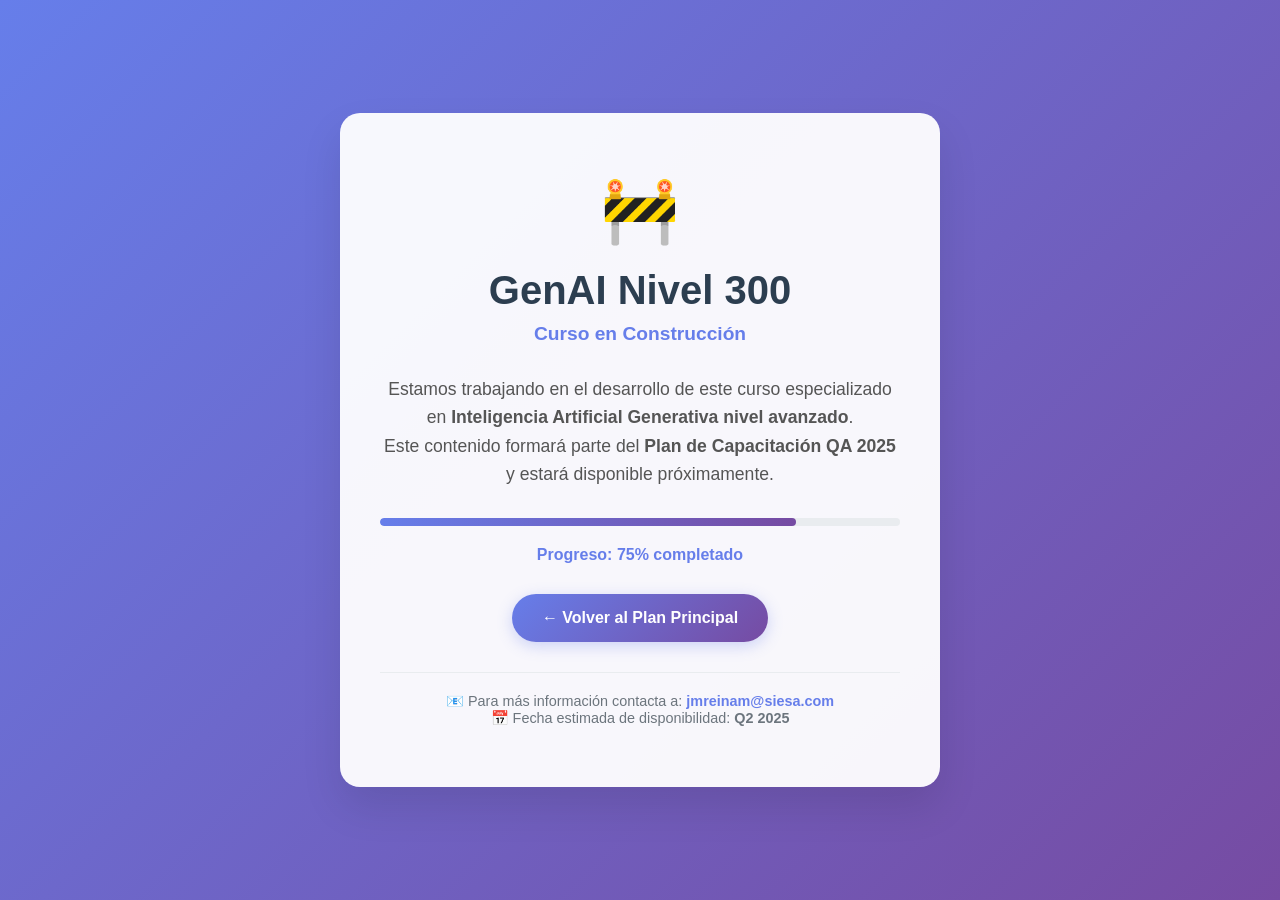
<file: courses/genai-300/index.html>
<!DOCTYPE html>
<html lang="es">
<head>
    <meta charset="UTF-8">
    <meta name="viewport" content="width=device-width, initial-scale=1.0">
    <title>GenAI Nivel 300 - En Construcción | Plan QA 2025</title>
    <style>
        * {
            margin: 0;
            padding: 0;
            box-sizing: border-box;
        }

        body {
            font-family: 'Segoe UI', Tahoma, Geneva, Verdana, sans-serif;
            background: linear-gradient(135deg, #667eea 0%, #764ba2 100%);
            min-height: 100vh;
            display: flex;
            align-items: center;
            justify-content: center;
            color: #333;
        }

        .container {
            background: rgba(255, 255, 255, 0.95);
            border-radius: 20px;
            padding: 60px 40px;
            text-align: center;
            box-shadow: 0 20px 40px rgba(0, 0, 0, 0.1);
            max-width: 600px;
            margin: 20px;
        }

        .icon {
            font-size: 4rem;
            margin-bottom: 20px;
            animation: pulse 2s infinite;
        }

        @keyframes pulse {
            0%, 100% { transform: scale(1); }
            50% { transform: scale(1.1); }
        }

        h1 {
            font-size: 2.5rem;
            color: #2c3e50;
            margin-bottom: 10px;
        }

        .subtitle {
            font-size: 1.2rem;
            color: #667eea;
            margin-bottom: 30px;
            font-weight: 600;
        }

        .message {
            font-size: 1.1rem;
            color: #555;
            line-height: 1.6;
            margin-bottom: 30px;
        }

        .progress-bar {
            background: #e9ecef;
            height: 8px;
            border-radius: 4px;
            overflow: hidden;
            margin-bottom: 20px;
        }

        .progress-fill {
            background: linear-gradient(90deg, #667eea, #764ba2);
            height: 100%;
            width: 75%;
            border-radius: 4px;
            animation: loading 3s ease-in-out infinite;
        }

        @keyframes loading {
            0%, 100% { width: 75%; }
            50% { width: 85%; }
        }

        .status {
            color: #667eea;
            font-weight: 600;
            margin-bottom: 30px;
        }

        .back-btn {
            display: inline-block;
            background: linear-gradient(135deg, #667eea 0%, #764ba2 100%);
            color: white;
            padding: 15px 30px;
            border-radius: 25px;
            text-decoration: none;
            font-weight: 600;
            transition: all 0.3s ease;
            box-shadow: 0 4px 15px rgba(102, 126, 234, 0.3);
        }

        .back-btn:hover {
            transform: translateY(-2px);
            box-shadow: 0 6px 20px rgba(102, 126, 234, 0.4);
        }

        .contact-info {
            margin-top: 30px;
            padding-top: 20px;
            border-top: 1px solid #e9ecef;
            font-size: 0.9rem;
            color: #6c757d;
        }

        .email-link {
            color: #667eea;
            text-decoration: none;
            font-weight: 600;
        }

        .email-link:hover {
            text-decoration: underline;
        }

        @media (max-width: 768px) {
            .container {
                padding: 40px 20px;
                margin: 10px;
            }
            
            h1 {
                font-size: 2rem;
            }
            
            .subtitle {
                font-size: 1rem;
            }
            
            .message {
                font-size: 1rem;
            }
        }
    </style>
</head>
<body>
    <div class="container">
        <div class="icon">🚧</div>
        <h1>GenAI Nivel 300</h1>
        <div class="subtitle">Curso en Construcción</div>
        
        <div class="message">
            <p>Estamos trabajando en el desarrollo de este curso especializado en <strong>Inteligencia Artificial Generativa nivel avanzado</strong>.</p>
            <p>Este contenido formará parte del <strong>Plan de Capacitación QA 2025</strong> y estará disponible próximamente.</p>
        </div>

        <div class="progress-bar">
            <div class="progress-fill"></div>
        </div>
        <div class="status">Progreso: 75% completado</div>

        <a href="../../index.html" class="back-btn">← Volver al Plan Principal</a>

        <div class="contact-info">
            <p>📧 Para más información contacta a: <a href="mailto:jmreinam@siesa.com" class="email-link">jmreinam@siesa.com</a></p>
            <p>📅 Fecha estimada de disponibilidad: <strong>Q2 2025</strong></p>
        </div>
    </div>

    <script>
        // Efecto de progreso animado
        document.addEventListener('DOMContentLoaded', function() {
            const progressFill = document.querySelector('.progress-fill');
            let width = 75;
            
            setInterval(() => {
                width = width >= 85 ? 75 : width + 0.5;
                progressFill.style.width = width + '%';
            }, 100);
        });
    </script>
</body>
</html>
</file>
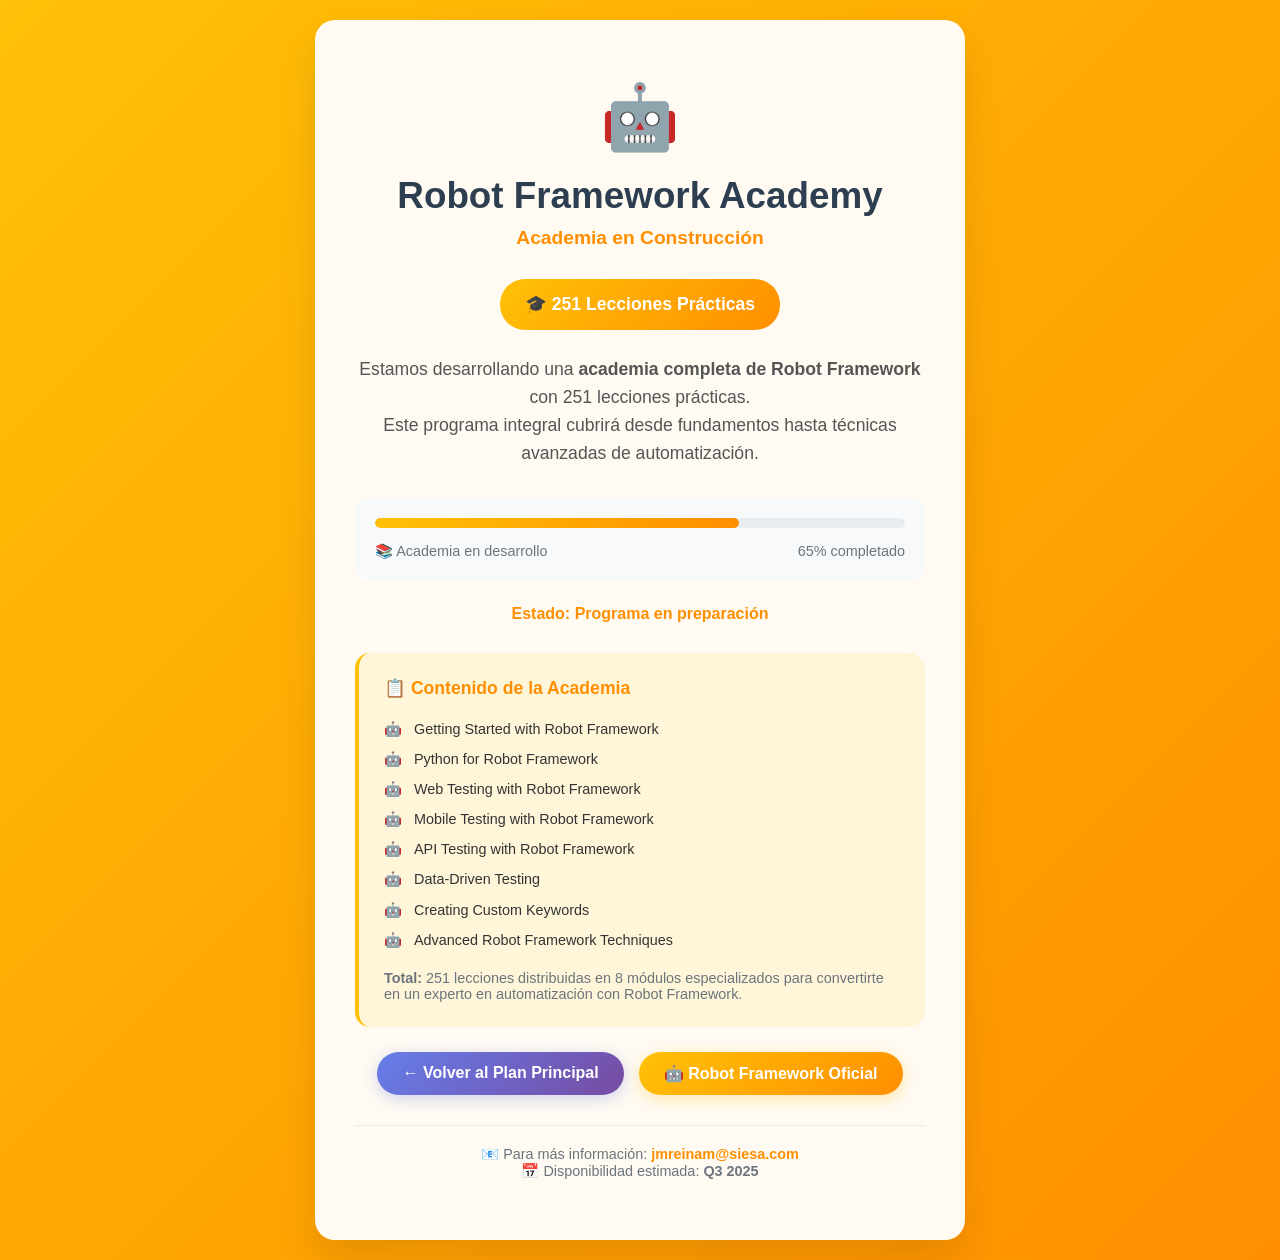
<file: courses/robot-framework-academy/index.html>
<!DOCTYPE html>
<html lang="es">
<head>
    <meta charset="UTF-8">
    <meta name="viewport" content="width=device-width, initial-scale=1.0">
    <title>Robot Framework Academy - En Construcción | Plan QA 2025</title>
    <style>
        * {
            margin: 0;
            padding: 0;
            box-sizing: border-box;
        }

        body {
            font-family: 'Segoe UI', Tahoma, Geneva, Verdana, sans-serif;
            background: linear-gradient(135deg, #ffc107 0%, #ff8f00 100%);
            min-height: 100vh;
            display: flex;
            align-items: center;
            justify-content: center;
            color: #333;
        }

        .container {
            background: rgba(255, 255, 255, 0.95);
            border-radius: 20px;
            padding: 60px 40px;
            text-align: center;
            box-shadow: 0 20px 40px rgba(0, 0, 0, 0.1);
            max-width: 650px;
            margin: 20px;
        }

        .robot-icon {
            font-size: 4rem;
            margin-bottom: 20px;
            animation: robotMove 3s ease-in-out infinite;
        }

        @keyframes robotMove {
            0%, 100% { transform: translateY(0px) rotate(0deg); }
            25% { transform: translateY(-10px) rotate(5deg); }
            50% { transform: translateY(0px) rotate(0deg); }
            75% { transform: translateY(-5px) rotate(-5deg); }
        }

        h1 {
            font-size: 2.3rem;
            color: #2c3e50;
            margin-bottom: 10px;
        }

        .subtitle {
            font-size: 1.2rem;
            color: #ff8f00;
            margin-bottom: 30px;
            font-weight: 600;
        }

        .academy-badge {
            background: linear-gradient(135deg, #ffc107, #ff8f00);
            color: white;
            padding: 15px 25px;
            border-radius: 25px;
            font-size: 1.1rem;
            font-weight: 600;
            margin-bottom: 25px;
            display: inline-block;
        }

        .message {
            font-size: 1.1rem;
            color: #555;
            line-height: 1.6;
            margin-bottom: 30px;
        }

        .progress-section {
            background: #f8f9fa;
            padding: 20px;
            border-radius: 15px;
            margin-bottom: 25px;
        }

        .progress-bar {
            background: #e9ecef;
            height: 10px;
            border-radius: 5px;
            overflow: hidden;
            margin-bottom: 15px;
        }

        .progress-fill {
            background: linear-gradient(90deg, #ffc107, #ff8f00);
            height: 100%;
            width: 65%;
            border-radius: 5px;
            animation: loading 4s ease-in-out infinite;
        }

        @keyframes loading {
            0%, 100% { width: 65%; }
            50% { width: 80%; }
        }

        .progress-details {
            display: flex;
            justify-content: space-between;
            font-size: 0.9rem;
            color: #6c757d;
        }

        .status {
            color: #ff8f00;
            font-weight: 600;
            margin-bottom: 30px;
        }

        .buttons {
            display: flex;
            gap: 15px;
            justify-content: center;
            flex-wrap: wrap;
        }

        .back-btn, .academy-btn {
            padding: 12px 25px;
            border-radius: 25px;
            text-decoration: none;
            font-weight: 600;
            transition: all 0.3s ease;
            border: none;
            cursor: pointer;
        }

        .back-btn {
            background: linear-gradient(135deg, #667eea 0%, #764ba2 100%);
            color: white;
            box-shadow: 0 4px 15px rgba(102, 126, 234, 0.3);
        }

        .back-btn:hover {
            transform: translateY(-2px);
            box-shadow: 0 6px 20px rgba(102, 126, 234, 0.4);
        }

        .academy-btn {
            background: linear-gradient(135deg, #ffc107 0%, #ff8f00 100%);
            color: white;
            box-shadow: 0 4px 15px rgba(255, 193, 7, 0.3);
        }

        .academy-btn:hover {
            transform: translateY(-2px);
            box-shadow: 0 6px 20px rgba(255, 193, 7, 0.4);
        }

        .academy-info {
            background: rgba(255, 193, 7, 0.1);
            padding: 25px;
            border-radius: 15px;
            margin: 25px 0;
            border-left: 4px solid #ffc107;
            text-align: left;
        }

        .academy-info h4 {
            color: #ff8f00;
            margin-bottom: 15px;
            font-size: 1.1rem;
        }

        .academy-info ul {
            list-style: none;
            padding: 0;
            margin: 15px 0;
        }

        .academy-info li {
            padding: 5px 0;
            font-size: 0.9rem;
            line-height: 1.4;
        }

        .academy-info li::before {
            content: '🤖 ';
            margin-right: 8px;
        }

        .contact-info {
            margin-top: 30px;
            padding-top: 20px;
            border-top: 1px solid #e9ecef;
            font-size: 0.9rem;
            color: #6c757d;
        }

        .email-link {
            color: #ff8f00;
            text-decoration: none;
            font-weight: 600;
        }

        .email-link:hover {
            text-decoration: underline;
        }

        @media (max-width: 768px) {
            .container {
                padding: 40px 20px;
                margin: 10px;
            }
            
            h1 {
                font-size: 1.8rem;
            }
            
            .academy-badge {
                font-size: 1rem;
                padding: 12px 20px;
            }
            
            .buttons {
                flex-direction: column;
                align-items: center;
            }
            
            .back-btn, .academy-btn {
                width: 100%;
                max-width: 300px;
            }
        }
    </style>
</head>
<body>
    <div class="container">
        <div class="robot-icon">🤖</div>
        <h1>Robot Framework Academy</h1>
        <div class="subtitle">Academia en Construcción</div>
        
        <div class="academy-badge">
            🎓 251 Lecciones Prácticas
        </div>
        
        <div class="message">
            <p>Estamos desarrollando una <strong>academia completa de Robot Framework</strong> con 251 lecciones prácticas.</p>
            <p>Este programa integral cubrirá desde fundamentos hasta técnicas avanzadas de automatización.</p>
        </div>

        <div class="progress-section">
            <div class="progress-bar">
                <div class="progress-fill"></div>
            </div>
            <div class="progress-details">
                <span>📚 Academia en desarrollo</span>
                <span>65% completado</span>
            </div>
        </div>
        
        <div class="status">Estado: Programa en preparación</div>

        <div class="academy-info">
            <h4>📋 Contenido de la Academia</h4>
            <ul>
                <li>Getting Started with Robot Framework</li>
                <li>Python for Robot Framework</li>
                <li>Web Testing with Robot Framework</li>
                <li>Mobile Testing with Robot Framework</li>
                <li>API Testing with Robot Framework</li>
                <li>Data-Driven Testing</li>
                <li>Creating Custom Keywords</li>
                <li>Advanced Robot Framework Techniques</li>
            </ul>
            <p style="margin-top: 15px; font-size: 0.9rem; color: #6c757d;">
                <strong>Total:</strong> 251 lecciones distribuidas en 8 módulos especializados para convertirte en un experto en automatización con Robot Framework.
            </p>
        </div>

        <div class="buttons">
            <a href="../../index.html" class="back-btn">← Volver al Plan Principal</a>
            <a href="https://robotframework.org/" class="academy-btn" target="_blank">🤖 Robot Framework Oficial</a>
        </div>

        <div class="contact-info">
            <p>📧 Para más información: <a href="mailto:jmreinam@siesa.com" class="email-link">jmreinam@siesa.com</a></p>
            <p>📅 Disponibilidad estimada: <strong>Q3 2025</strong></p>
        </div>
    </div>

    <script>
        // Efecto de progreso animado
        document.addEventListener('DOMContentLoaded', function() {
            const progressFill = document.querySelector('.progress-fill');
            let width = 65;
            
            setInterval(() => {
                width = width >= 80 ? 65 : width + 0.3;
                progressFill.style.width = width + '%';
            }, 100);
        });
    </script>
</body>
</html>
</file>
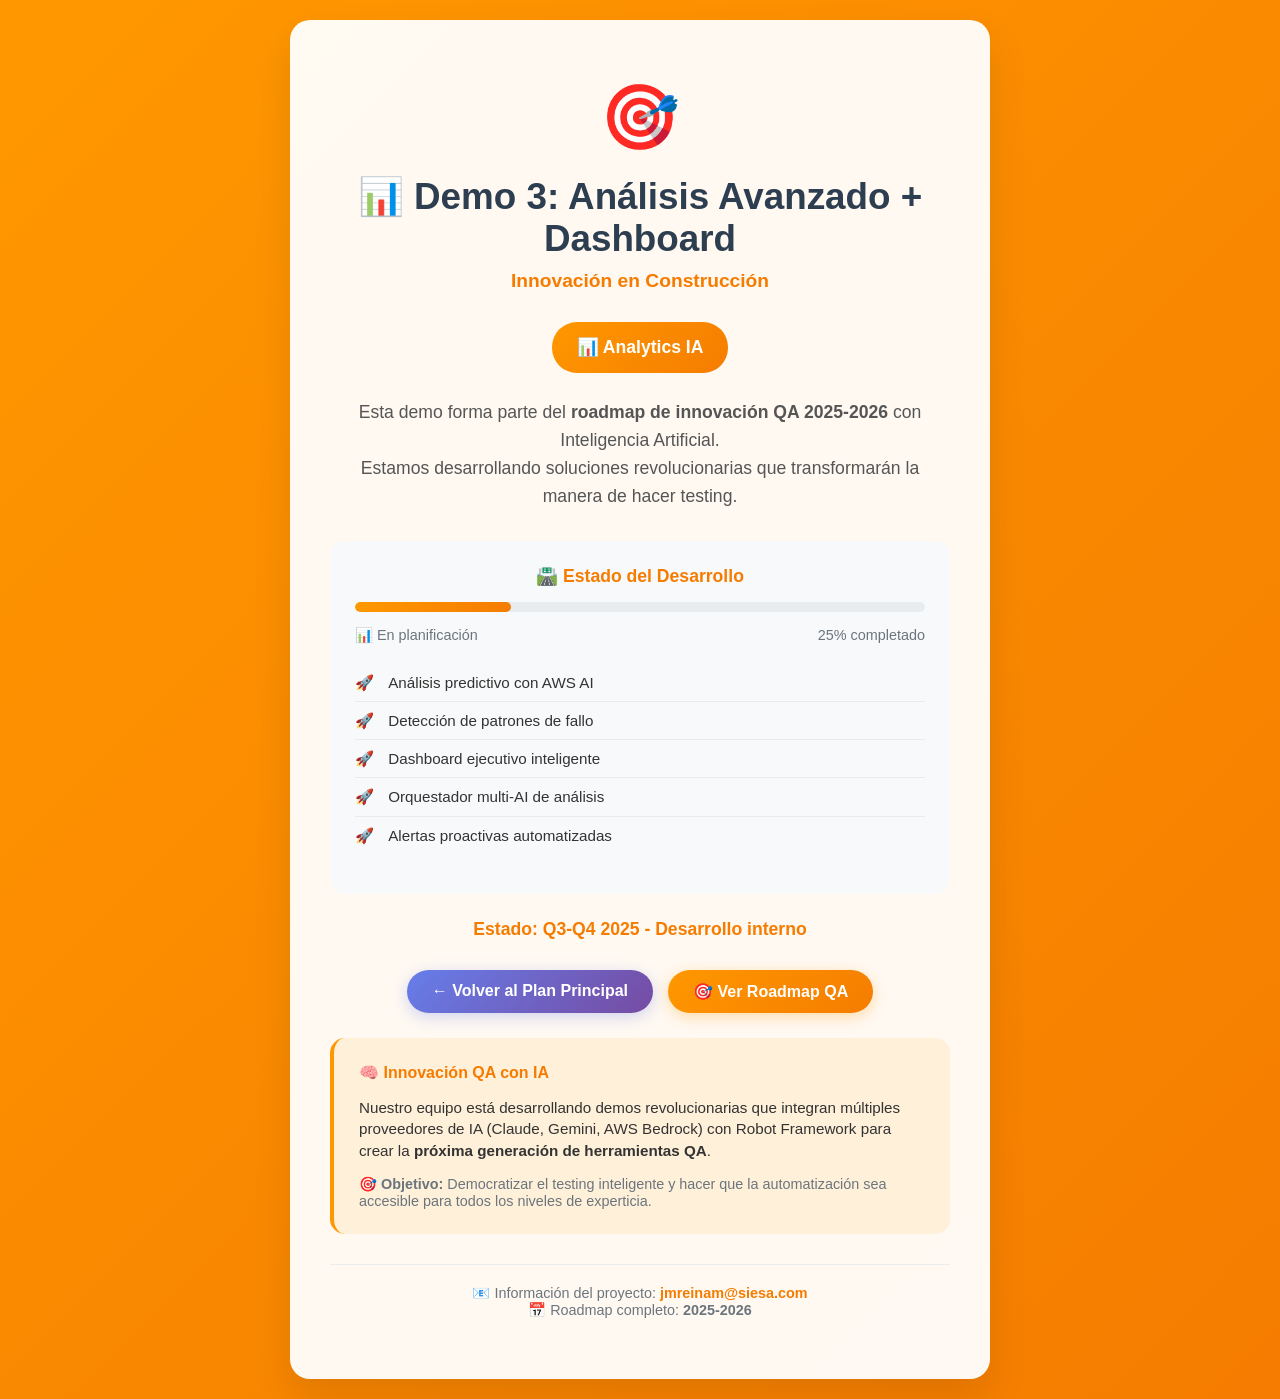
<file: courses/qa-demos/demo-3/index.html>
<!DOCTYPE html>
<html lang="es">
<head>
    <meta charset="UTF-8">
    <meta name="viewport" content="width=device-width, initial-scale=1.0">
    <title>Demo QA IA - En Construcción | Plan QA 2025</title>
    <style>
        * {
            margin: 0;
            padding: 0;
            box-sizing: border-box;
        }

        body {
            font-family: 'Segoe UI', Tahoma, Geneva, Verdana, sans-serif;
            background: linear-gradient(135deg, #ff9800 0%, #f57c00 100%);
            min-height: 100vh;
            display: flex;
            align-items: center;
            justify-content: center;
            color: #333;
        }

        .container {
            background: rgba(255, 255, 255, 0.95);
            border-radius: 20px;
            padding: 60px 40px;
            text-align: center;
            box-shadow: 0 20px 40px rgba(0, 0, 0, 0.1);
            max-width: 700px;
            margin: 20px;
        }

        .demo-icon {
            font-size: 4rem;
            margin-bottom: 20px;
            animation: aiPulse 3s ease-in-out infinite;
        }

        @keyframes aiPulse {
            0%, 100% { transform: scale(1) rotate(0deg); opacity: 1; }
            25% { transform: scale(1.1) rotate(5deg); opacity: 0.8; }
            50% { transform: scale(1) rotate(0deg); opacity: 1; }
            75% { transform: scale(1.05) rotate(-3deg); opacity: 0.9; }
        }

        h1 {
            font-size: 2.3rem;
            color: #2c3e50;
            margin-bottom: 10px;
        }

        .subtitle {
            font-size: 1.2rem;
            color: #f57c00;
            margin-bottom: 30px;
            font-weight: 600;
        }

        .demo-badge {
            background: linear-gradient(135deg, #ff9800, #f57c00);
            color: white;
            padding: 15px 25px;
            border-radius: 25px;
            font-size: 1.1rem;
            font-weight: 600;
            margin-bottom: 25px;
            display: inline-block;
        }

        .message {
            font-size: 1.1rem;
            color: #555;
            line-height: 1.6;
            margin-bottom: 30px;
        }

        .roadmap-section {
            background: #f8f9fa;
            padding: 25px;
            border-radius: 15px;
            margin-bottom: 25px;
            text-align: left;
        }

        .roadmap-section h4 {
            color: #f57c00;
            margin-bottom: 15px;
            font-size: 1.1rem;
            text-align: center;
        }

        .progress-bar {
            background: #e9ecef;
            height: 10px;
            border-radius: 5px;
            overflow: hidden;
            margin-bottom: 15px;
        }

        .progress-fill {
            background: linear-gradient(90deg, #ff9800, #f57c00);
            height: 100%;
            width: 25%;
            border-radius: 5px;
            animation: loading 4s ease-in-out infinite;
        }

        @keyframes loading {
            0%, 100% { width: 25%; }
            50% { width: 35%; }
        }

        .progress-details {
            display: flex;
            justify-content: space-between;
            font-size: 0.9rem;
            color: #6c757d;
            margin-bottom: 20px;
        }

        .features-list {
            list-style: none;
            padding: 0;
            margin: 15px 0;
        }

        .features-list li {
            padding: 8px 0;
            font-size: 0.95rem;
            line-height: 1.4;
            border-bottom: 1px solid #e9ecef;
        }

        .features-list li:last-child {
            border-bottom: none;
        }

        .features-list li::before {
            content: '🚀 ';
            margin-right: 10px;
        }

        .status {
            color: #f57c00;
            font-weight: 600;
            margin-bottom: 30px;
            font-size: 1.1rem;
        }

        .buttons {
            display: flex;
            gap: 15px;
            justify-content: center;
            flex-wrap: wrap;
        }

        .back-btn, .roadmap-btn {
            padding: 12px 25px;
            border-radius: 25px;
            text-decoration: none;
            font-weight: 600;
            transition: all 0.3s ease;
            border: none;
            cursor: pointer;
        }

        .back-btn {
            background: linear-gradient(135deg, #667eea 0%, #764ba2 100%);
            color: white;
            box-shadow: 0 4px 15px rgba(102, 126, 234, 0.3);
        }

        .back-btn:hover {
            transform: translateY(-2px);
            box-shadow: 0 6px 20px rgba(102, 126, 234, 0.4);
        }

        .roadmap-btn {
            background: linear-gradient(135deg, #ff9800 0%, #f57c00 100%);
            color: white;
            box-shadow: 0 4px 15px rgba(255, 152, 0, 0.3);
        }

        .roadmap-btn:hover {
            transform: translateY(-2px);
            box-shadow: 0 6px 20px rgba(255, 152, 0, 0.4);
        }

        .innovation-info {
            background: rgba(255, 152, 0, 0.1);
            padding: 25px;
            border-radius: 15px;
            margin-top: 25px;
            border-left: 4px solid #ff9800;
            text-align: left;
        }

        .contact-info {
            margin-top: 30px;
            padding-top: 20px;
            border-top: 1px solid #e9ecef;
            font-size: 0.9rem;
            color: #6c757d;
        }

        .email-link {
            color: #f57c00;
            text-decoration: none;
            font-weight: 600;
        }

        .email-link:hover {
            text-decoration: underline;
        }

        @media (max-width: 768px) {
            .container {
                padding: 40px 20px;
                margin: 10px;
            }
            
            h1 {
                font-size: 1.8rem;
            }
            
            .demo-badge {
                font-size: 1rem;
                padding: 12px 20px;
            }
            
            .buttons {
                flex-direction: column;
                align-items: center;
            }
            
            .back-btn, .roadmap-btn {
                width: 100%;
                max-width: 300px;
            }
        }
    </style>
</head>
<body>
    <div class="container">
        <div class="demo-icon">🎯</div>
        <h1 id="demoTitle">Demo QA con IA</h1>
        <div class="subtitle">Innovación en Construcción</div>
        
        <div class="demo-badge" id="demoBadge">
            🚀 Demo en Desarrollo
        </div>
        
        <div class="message">
            <p>Esta demo forma parte del <strong>roadmap de innovación QA 2025-2026</strong> con Inteligencia Artificial.</p>
            <p>Estamos desarrollando soluciones revolucionarias que transformarán la manera de hacer testing.</p>
        </div>

        <div class="roadmap-section">
            <h4>🛣️ Estado del Desarrollo</h4>
            <div class="progress-bar">
                <div class="progress-fill"></div>
            </div>
            <div class="progress-details">
                <span>📊 En planificación</span>
                <span id="progressPercent">25% completado</span>
            </div>
            
            <ul class="features-list" id="featuresList">
                <li>Análisis de requerimientos técnicos</li>
                <li>Diseño de arquitectura con IA</li>
                <li>Prototipado de funcionalidades core</li>
                <li>Integración con Robot Framework</li>
                <li>Testing y validación interna</li>
            </ul>
        </div>
        
        <div class="status" id="statusText">Estado: Fase de investigación y desarrollo</div>

        <div class="buttons">
            <a href="../../../index.html" class="back-btn">← Volver al Plan Principal</a>
            <a href="https://gitlab.siesadev.com/conversion/calidad/11_iniciativas_en_curso" class="roadmap-btn" target="_blank">🎯 Ver Roadmap QA</a>
        </div>

        <div class="innovation-info">
            <h4 style="color: #f57c00; margin-bottom: 15px;">🧠 Innovación QA con IA</h4>
            <p style="margin-bottom: 15px; font-size: 0.95rem; line-height: 1.4;">
                Nuestro equipo está desarrollando demos revolucionarias que integran múltiples proveedores de IA 
                (Claude, Gemini, AWS Bedrock) con Robot Framework para crear la <strong>próxima generación de herramientas QA</strong>.
            </p>
            <p style="margin: 0; font-size: 0.9rem; color: #6c757d;">
                <strong>🎯 Objetivo:</strong> Democratizar el testing inteligente y hacer que la automatización sea accesible para todos los niveles de experticia.
            </p>
        </div>

        <div class="contact-info">
            <p>📧 Información del proyecto: <a href="mailto:jmreinam@siesa.com" class="email-link">jmreinam@siesa.com</a></p>
            <p>📅 Roadmap completo: <strong>2025-2026</strong></p>
        </div>
    </div>

    <script>
        // Configuración específica por demo
        const demoConfigs = {
            'demo-3': {
                title: '📊 Demo 3: Análisis Avanzado + Dashboard',
                badge: '📊 Analytics IA',
                status: 'Q3-Q4 2025 - Desarrollo interno',
                progress: 25,
                features: [
                    'Análisis predictivo con AWS AI',
                    'Detección de patrones de fallo',
                    'Dashboard ejecutivo inteligente',
                    'Orquestador multi-AI de análisis',
                    'Alertas proactivas automatizadas'
                ]
            },
            'demo-4': {
                title: '🔄 Demo 4: Agente IA de Replicación',
                badge: '🤖 Agentes IA',
                status: 'Q3-Q4 2025 - Desarrollo interno',
                progress: 20,
                features: [
                    'Agente multi-AI de replicación',
                    'API conversacional con Claude',
                    'Generación automática de casos',
                    'Base de conocimiento inteligente',
                    'Replicación adaptativa de scenarios'
                ]
            },
            'demo-5': {
                title: '🌐 Demo 5: Sistema Universal',
                badge: '🌐 Testing Universal',
                status: '2026 - Desarrollo interno',
                progress: 15,
                features: [
                    'Orquestador universal multi-AI',
                    'Cobertura web y móvil unificada',
                    'Testing de aplicaciones escritorio',
                    'Validación de APIs y microservicios',
                    'Ecosistema completo de testing'
                ]
            },
            'demo-6': {
                title: '🧪 Demo 6: Laboratorio de IA para QA',
                badge: '🧪 Laboratorio IA',
                status: '2026+ - Investigación y desarrollo',
                progress: 10,
                features: [
                    'Generación de datos sintéticos',
                    'Pruebas de rendimiento inteligentes',
                    'Testing de accesibilidad automatizado',
                    'Simulación de comportamiento de usuario',
                    'Detección automática de vulnerabilidades'
                ]
            },
            'demo-7': {
                title: '🔄 Demo 7: Integración CI/CD Inteligente',
                badge: '🔄 DevOps IA',
                status: '2026+ - Investigación y desarrollo',
                progress: 10,
                features: [
                    'Pipeline adaptativo inteligente',
                    'Análisis de impacto predictivo',
                    'Testing paralelo optimizado',
                    'Reportes en tiempo real',
                    'Integración continua con IA'
                ]
            },
            'demo-8': {
                title: '📱 Demo 8: Testing Cross-Platform Unificado',
                badge: '📱 Cross-Platform',
                status: '2026+ - Investigación y desarrollo',
                progress: 5,
                features: [
                    'Sincronización multi-dispositivo',
                    'Validación de consistencia UI/UX',
                    'Testing de APIs inteligente',
                    'Pruebas de integración complejas',
                    'Validación de ecosistemas completos'
                ]
            }
        };

        // Detectar qué demo es basándose en la URL
        const currentPath = window.location.pathname;
        const demoMatch = currentPath.match(/demo-(\d+)/);
        const demoKey = demoMatch ? `demo-${demoMatch[1]}` : 'demo-3';
        
        const config = demoConfigs[demoKey] || demoConfigs['demo-3'];

        // Actualizar contenido
        document.getElementById('demoTitle').textContent = config.title;
        document.getElementById('demoBadge').textContent = config.badge;
        document.getElementById('statusText').textContent = `Estado: ${config.status}`;
        document.getElementById('progressPercent').textContent = `${config.progress}% completado`;

        // Actualizar lista de características
        const featuresList = document.getElementById('featuresList');
        featuresList.innerHTML = config.features.map(feature => `<li>${feature}</li>`).join('');

        // Actualizar progreso
        const progressFill = document.querySelector('.progress-fill');
        progressFill.style.width = `${config.progress}%`;

        // Animación de progreso
        document.addEventListener('DOMContentLoaded', function() {
            let currentWidth = config.progress;
            const maxWidth = config.progress + 10;
            
            setInterval(() => {
                currentWidth = currentWidth >= maxWidth ? config.progress : currentWidth + 0.2;
                progressFill.style.width = currentWidth + '%';
            }, 100);
        });
    </script>
</body>
</html>
</file>
